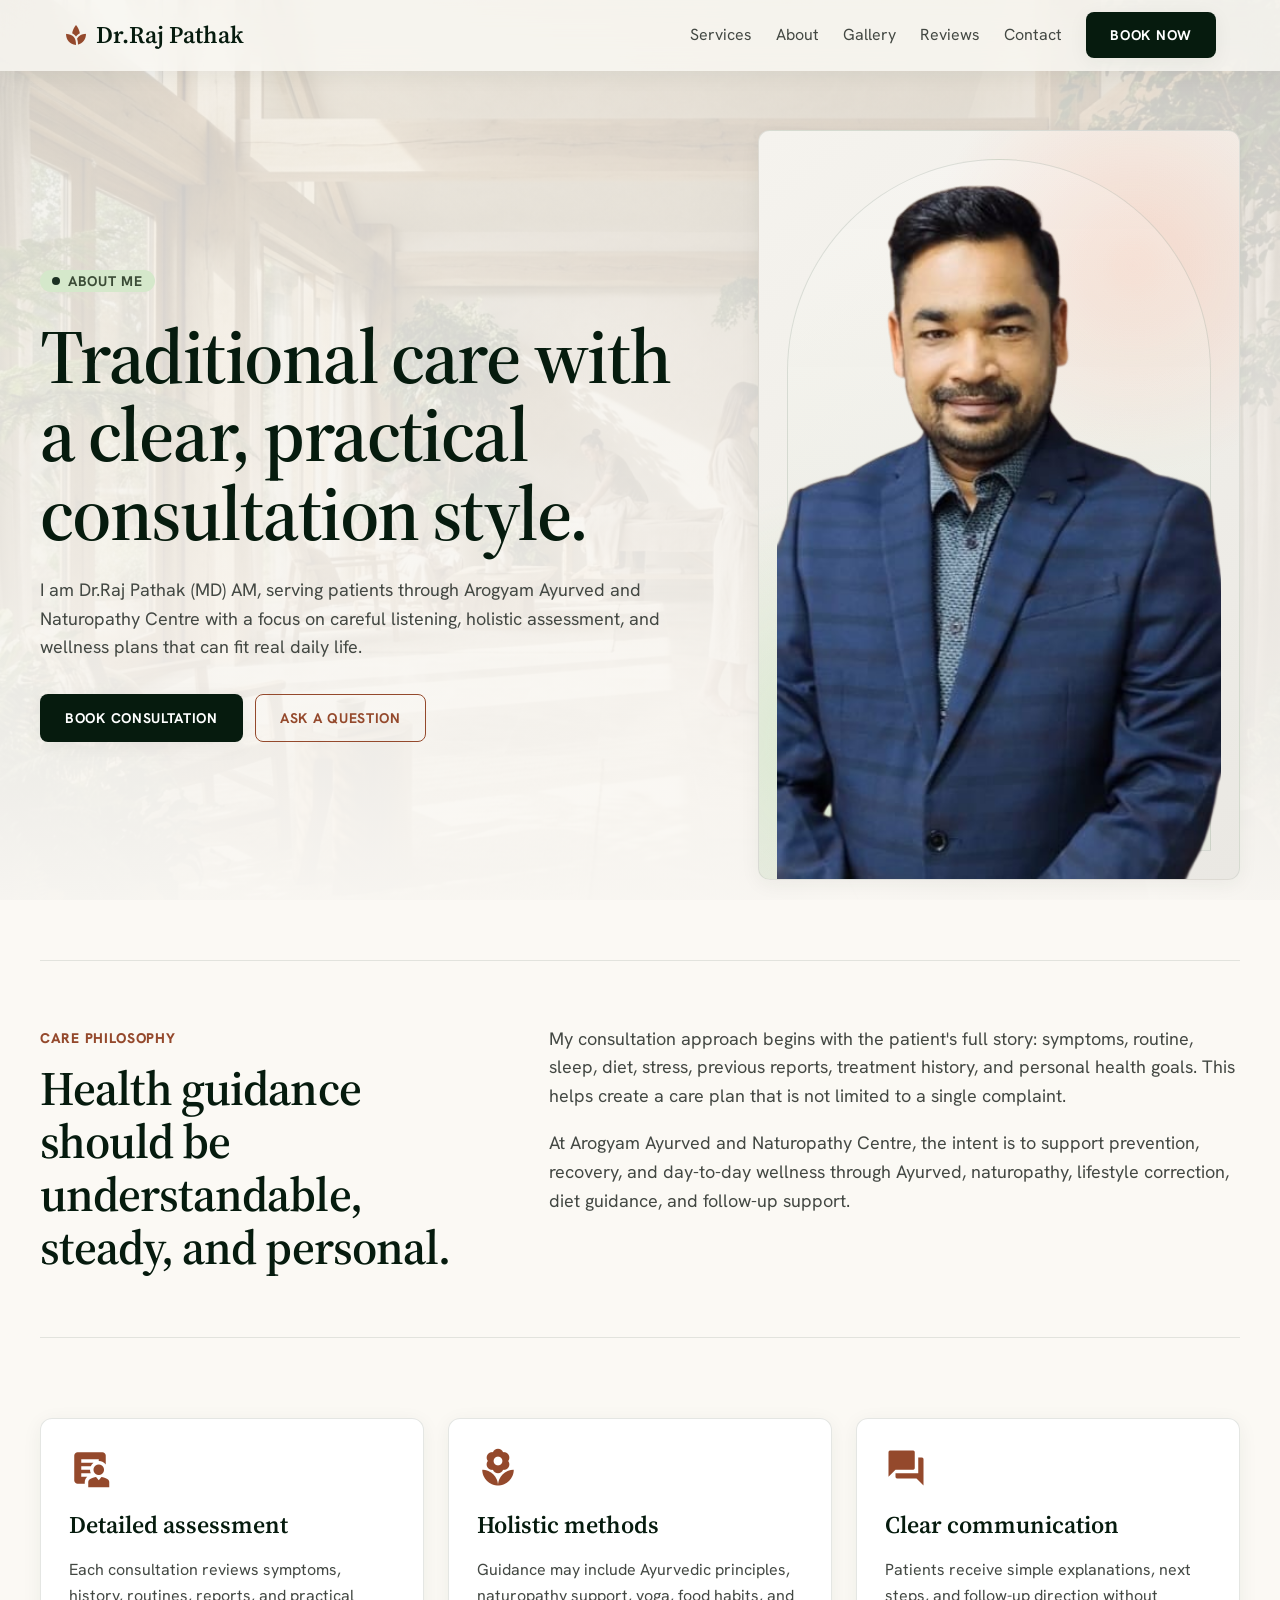
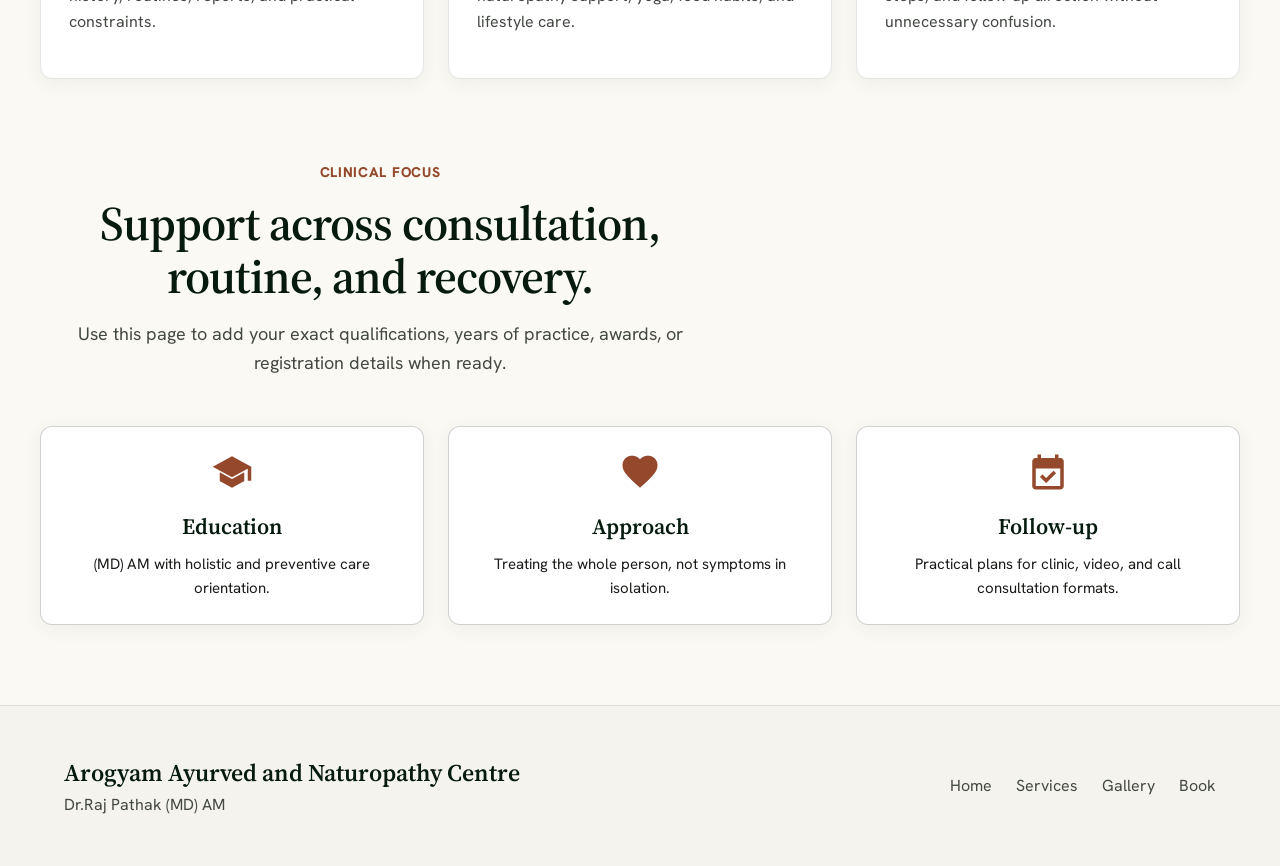
<file: about-me.html>
<!doctype html>
<html lang="en">
  <head>
    <meta charset="UTF-8" />
    <meta name="viewport" content="width=device-width, initial-scale=1.0" />
    <meta name="description" content="About Dr.Raj Pathak (MD) AM, consultation approach, and care philosophy at Arogyam Ayurved and Naturopathy Centre." />
    <title>About Me | Arogyam Ayurved and Naturopathy Centre</title>
    <link rel="preconnect" href="https://fonts.googleapis.com" />
    <link rel="preconnect" href="https://fonts.gstatic.com" crossorigin />
    <link href="https://fonts.googleapis.com/css2?family=Hanken+Grotesk:wght@400;600;700;800&family=Source+Serif+4:opsz,wght@8..60,500;8..60,600&display=swap" rel="stylesheet" />
    <link href="https://fonts.googleapis.com/css2?family=Material+Symbols+Outlined:wght,FILL@100..700,0..1&display=swap" rel="stylesheet" />
    <link rel="stylesheet" href="styles.css" />
  </head>
  <body>
    <div class="shader-bg" aria-hidden="true">
      <canvas id="shader-canvas"></canvas>
    </div>

    <header class="site-header" data-header>
      <a class="brand" href="index.html">
        <span class="material-symbols-outlined brand-icon">spa</span>
        <span>Dr.Raj Pathak</span>
      </a>
      <button class="nav-toggle" type="button" aria-label="Open navigation" aria-expanded="false" data-nav-toggle>
        <span class="material-symbols-outlined">menu</span>
      </button>
      <nav class="site-nav" data-nav>
        <a href="index.html#services">Services</a>
        <a href="about-me.html">About</a>
        <a href="gallery.html">Gallery</a>
        <a href="index.html#reviews">Reviews</a>
        <a href="index.html#contact">Contact</a>
        <a class="nav-cta" href="consultation.html">Book Now</a>
      </nav>
    </header>

    <main>
      <section class="about-page-hero section-shell reveal">
        <div class="about-page-copy">
          <span class="chip"><span></span>About me</span>
          <h1>Traditional care with a clear, practical consultation style.</h1>
          <p>
            I am Dr.Raj Pathak (MD) AM, serving patients through Arogyam Ayurved and Naturopathy Centre with
            a focus on careful listening, holistic assessment, and wellness plans that can fit real daily life.
          </p>
          <div class="action-row">
            <a class="btn btn-primary" href="consultation.html">Book Consultation</a>
            <a class="btn btn-secondary" href="index.html#contact">Ask a Question</a>
          </div>
        </div>
        <div class="about-photo soft-glow">
          <img src="assets/dr-raj-pathak_placeholder.png" alt="Dr.Raj Pathak (MD) AM" />
        </div>
      </section>

      <section class="section-shell about-story reveal">
        <div>
          <span class="eyebrow">Care philosophy</span>
          <h2>Health guidance should be understandable, steady, and personal.</h2>
        </div>
        <div class="story-copy">
          <p>
            My consultation approach begins with the patient's full story: symptoms, routine, sleep, diet,
            stress, previous reports, treatment history, and personal health goals. This helps create a
            care plan that is not limited to a single complaint.
          </p>
          <p>
            At Arogyam Ayurved and Naturopathy Centre, the intent is to support prevention, recovery,
            and day-to-day wellness through Ayurved, naturopathy, lifestyle correction, diet guidance,
            and follow-up support.
          </p>
        </div>
      </section>

      <section class="section-shell values-grid">
        <article class="value-card reveal delay-1">
          <span class="material-symbols-outlined">clinical_notes</span>
          <h3>Detailed assessment</h3>
          <p>Each consultation reviews symptoms, history, routines, reports, and practical constraints.</p>
        </article>
        <article class="value-card reveal delay-2">
          <span class="material-symbols-outlined">local_florist</span>
          <h3>Holistic methods</h3>
          <p>Guidance may include Ayurvedic principles, naturopathy support, yoga, food habits, and lifestyle care.</p>
        </article>
        <article class="value-card reveal delay-3">
          <span class="material-symbols-outlined">forum</span>
          <h3>Clear communication</h3>
          <p>Patients receive simple explanations, next steps, and follow-up direction without unnecessary confusion.</p>
        </article>
      </section>

      <section class="section-shell about-credentials reveal">
        <div class="section-heading">
          <span class="eyebrow">Clinical focus</span>
          <h2>Support across consultation, routine, and recovery.</h2>
          <p>Use this page to add your exact qualifications, years of practice, awards, or registration details when ready.</p>
        </div>
        <div class="credential-grid">
          <div>
            <span class="material-symbols-outlined">school</span>
            <strong>Education</strong>
            <p>(MD) AM with holistic and preventive care orientation.</p>
          </div>
          <div>
            <span class="material-symbols-outlined">favorite</span>
            <strong>Approach</strong>
            <p>Treating the whole person, not symptoms in isolation.</p>
          </div>
          <div>
            <span class="material-symbols-outlined">event_available</span>
            <strong>Follow-up</strong>
            <p>Practical plans for clinic, video, and call consultation formats.</p>
          </div>
        </div>
      </section>
    </main>

    <footer class="site-footer">
      <div>
        <strong>Arogyam Ayurved and Naturopathy Centre</strong>
        <span>Dr.Raj Pathak (MD) AM</span>
      </div>
      <nav>
        <a href="index.html">Home</a>
        <a href="index.html#services">Services</a>
        <a href="gallery.html">Gallery</a>
        <a href="consultation.html">Book</a>
      </nav>
    </footer>

    <script src="script.js"></script>
  </body>
</html>
</file>
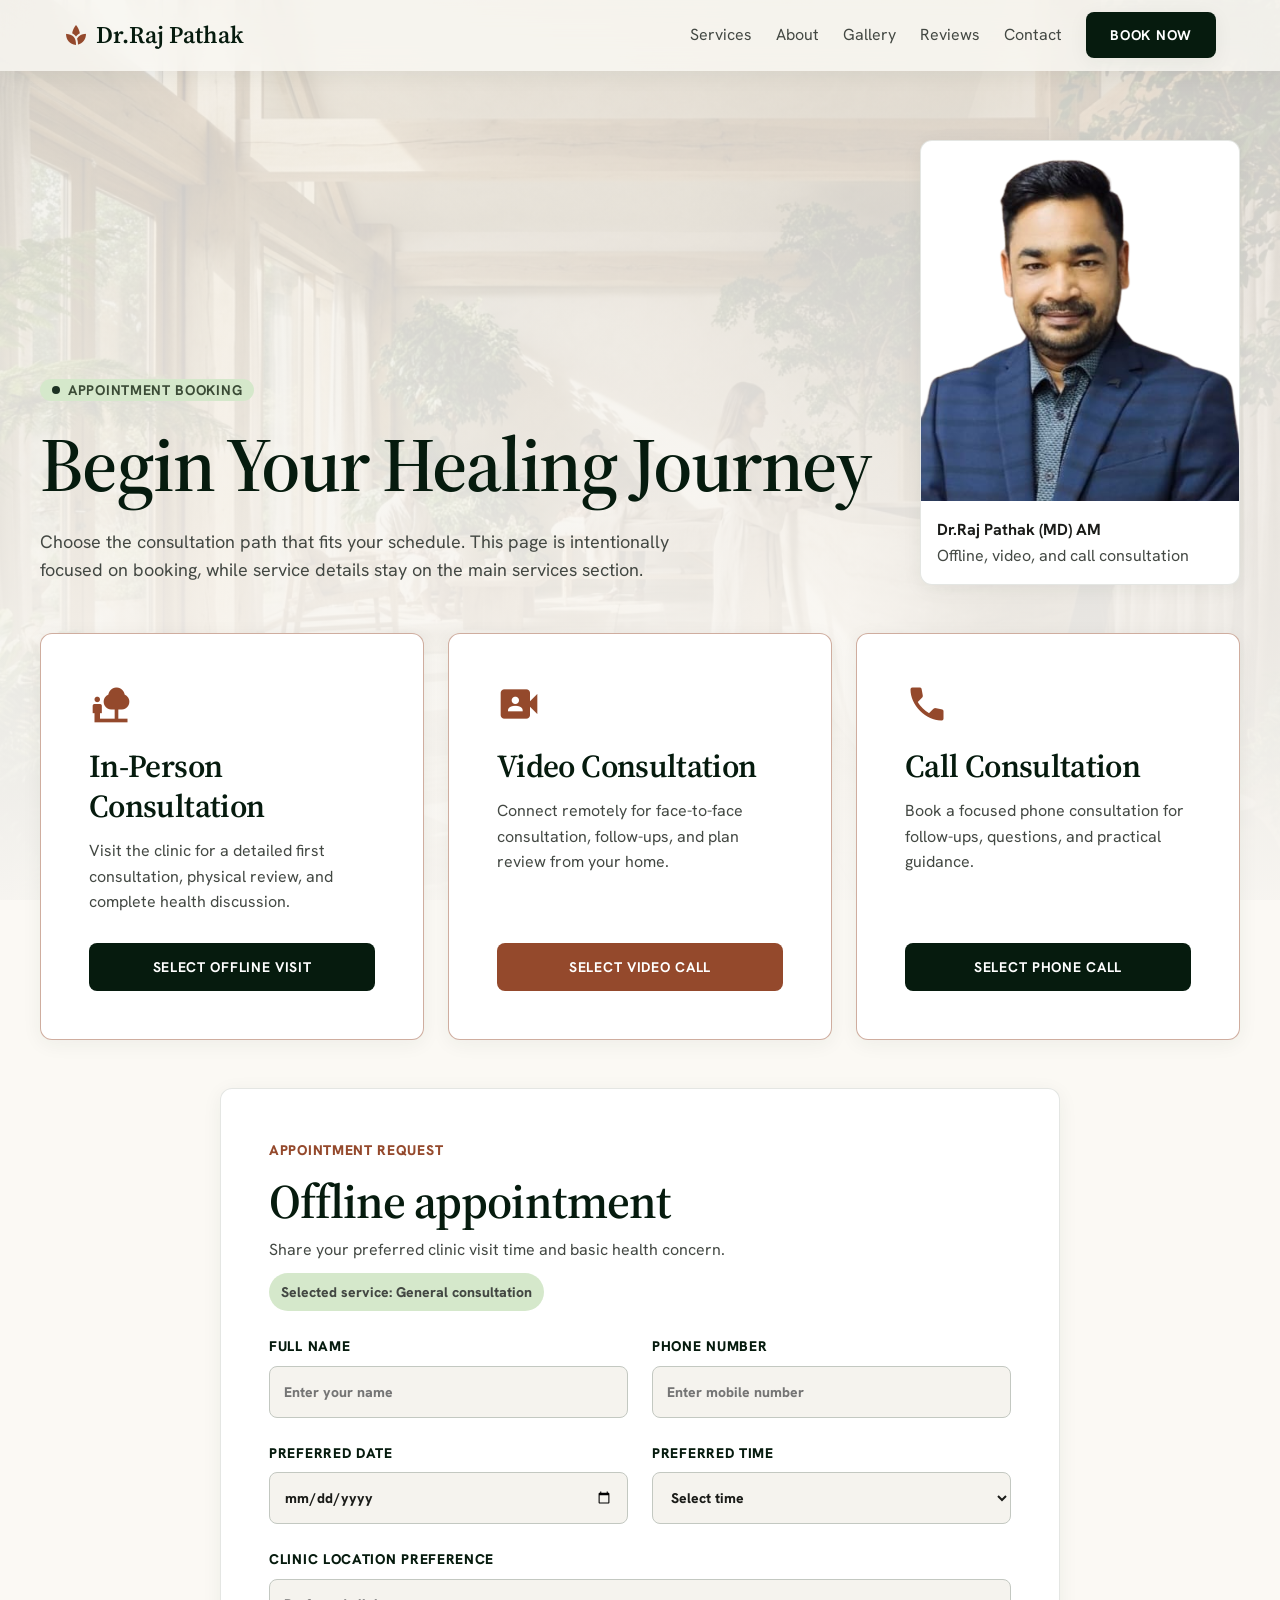
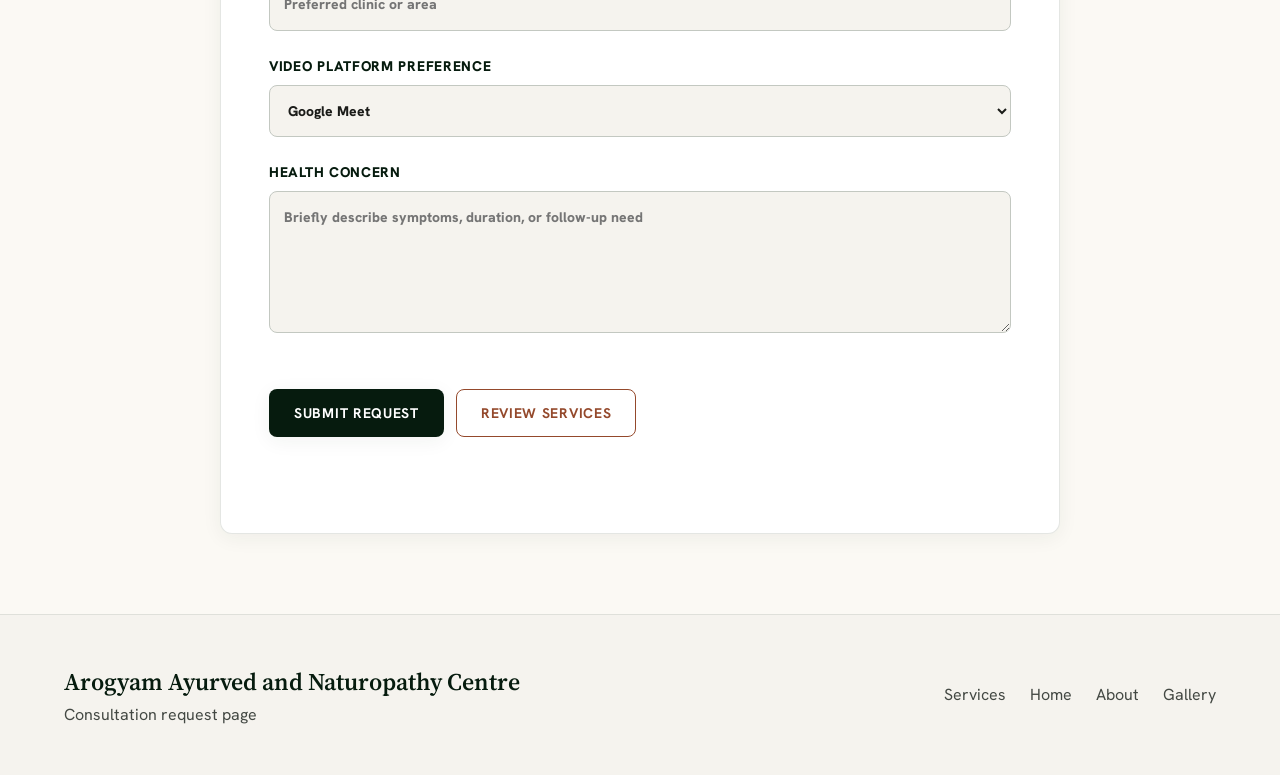
<file: consultation.html>
<!doctype html>
<html lang="en">
  <head>
    <meta charset="UTF-8" />
    <meta name="viewport" content="width=device-width, initial-scale=1.0" />
    <meta name="description" content="Book an offline, video, or call consultation at Arogyam Ayurved and Naturopathy Centre." />
    <title>Consultation | Arogyam Ayurved and Naturopathy Centre</title>
    <link rel="preconnect" href="https://fonts.googleapis.com" />
    <link rel="preconnect" href="https://fonts.gstatic.com" crossorigin />
    <link href="https://fonts.googleapis.com/css2?family=Hanken+Grotesk:wght@400;600;700;800&family=Source+Serif+4:opsz,wght@8..60,500;8..60,600&display=swap" rel="stylesheet" />
    <link href="https://fonts.googleapis.com/css2?family=Material+Symbols+Outlined:wght,FILL@100..700,0..1&display=swap" rel="stylesheet" />
    <link rel="stylesheet" href="styles.css" />
  </head>
  <body>
    <div class="shader-bg" aria-hidden="true">
      <canvas id="shader-canvas"></canvas>
    </div>

    <header class="site-header" data-header>
      <a class="brand" href="index.html">
        <span class="material-symbols-outlined brand-icon">spa</span>
        <span>Dr.Raj Pathak</span>
      </a>
      <button class="nav-toggle" type="button" aria-label="Open navigation" aria-expanded="false" data-nav-toggle>
        <span class="material-symbols-outlined">menu</span>
      </button>
      <nav class="site-nav" data-nav>
        <a href="index.html#services">Services</a>
        <a href="about-me.html">About</a>
        <a href="gallery.html">Gallery</a>
        <a href="index.html#reviews">Reviews</a>
        <a href="index.html#contact">Contact</a>
        <a class="nav-cta" href="consultation.html">Book Now</a>
      </nav>
    </header>

    <main>
      <section class="consultation-hero section-shell reveal">
        <div>
          <span class="chip"><span></span>Appointment booking</span>
          <h1>Begin Your Healing Journey</h1>
          <p>
            Choose the consultation path that fits your schedule. This page is intentionally focused on booking,
            while service details stay on the main services section.
          </p>
        </div>
        <div class="doctor-card soft-glow">
          <img src="assets/dr-raj-pathak_placeholder.png" alt="Dr.Raj Pathak (MD) AM" />
          <div>
            <strong>Dr.Raj Pathak (MD) AM</strong>
            <span>Offline, video, and call consultation</span>
          </div>
        </div>
      </section>

      <section class="booking-options section-shell">
        <div class="booking-card reveal delay-1" data-consultation-type="offline">
          <span class="material-symbols-outlined">nature_people</span>
          <h2>In-Person Consultation</h2>
          <p>Visit the clinic for a detailed first consultation, physical review, and complete health discussion.</p>
          <button type="button">Select Offline Visit</button>
        </div>
        <div class="booking-card reveal delay-2" data-consultation-type="video">
          <span class="material-symbols-outlined">video_camera_front</span>
          <h2>Video Consultation</h2>
          <p>Connect remotely for face-to-face consultation, follow-ups, and plan review from your home.</p>
          <button type="button">Select Video Call</button>
        </div>
        <div class="booking-card reveal delay-3" data-consultation-type="call">
          <span class="material-symbols-outlined">call</span>
          <h2>Call Consultation</h2>
          <p>Book a focused phone consultation for follow-ups, questions, and practical guidance.</p>
          <button type="button">Select Phone Call</button>
        </div>
      </section>

      <section class="appointment-form-shell section-shell reveal" id="book">
        <form class="booking-form" data-booking-form>
          <div class="form-header">
            <span class="eyebrow">Appointment request</span>
            <h2 data-form-title>Offline appointment</h2>
            <p data-form-note>Share your preferred clinic visit time and basic health concern.</p>
            <p class="selected-service" data-selected-service hidden></p>
          </div>
          <input type="hidden" name="consultationType" value="offline" data-type-input />
          <input type="hidden" name="service" value="General consultation" data-service-input />

          <div class="form-grid">
            <label>
              Full name
              <input name="name" type="text" autocomplete="name" required placeholder="Enter your name" />
            </label>
            <label>
              Phone number
              <input name="phone" type="tel" autocomplete="tel" required placeholder="Enter mobile number" />
            </label>
            <label>
              Preferred date
              <input name="date" type="date" required />
            </label>
            <label>
              Preferred time
              <select name="time" required>
                <option value="">Select time</option>
                <option>10:00 AM - 11:00 AM</option>
                <option>12:00 PM - 01:00 PM</option>
                <option>04:00 PM - 05:00 PM</option>
                <option>06:00 PM - 07:00 PM</option>
              </select>
            </label>
          </div>

          <label data-location-field>
            Clinic location preference
            <input name="location" type="text" placeholder="Preferred clinic or area" />
          </label>

          <label data-online-field hidden>
            Video platform preference
            <select name="platform">
              <option>Google Meet</option>
              <option>WhatsApp Video</option>
              <option>Zoom</option>
            </select>
          </label>

          <label>
            Health concern
            <textarea name="concern" rows="5" required placeholder="Briefly describe symptoms, duration, or follow-up need"></textarea>
          </label>

          <div class="action-row">
            <button class="btn btn-primary" type="submit">Submit Request</button>
            <a class="btn btn-secondary" href="index.html#services">Review Services</a>
          </div>
          <p class="form-status" role="status" aria-live="polite" data-form-status></p>
        </form>
      </section>
    </main>

    <footer class="site-footer">
      <div>
        <strong>Arogyam Ayurved and Naturopathy Centre</strong>
        <span>Consultation request page</span>
      </div>
      <nav>
        <a href="index.html#services">Services</a>
        <a href="index.html">Home</a>
        <a href="about-me.html">About</a>
        <a href="gallery.html">Gallery</a>
      </nav>
    </footer>

    <script src="script.js"></script>
  </body>
</html>
</file>
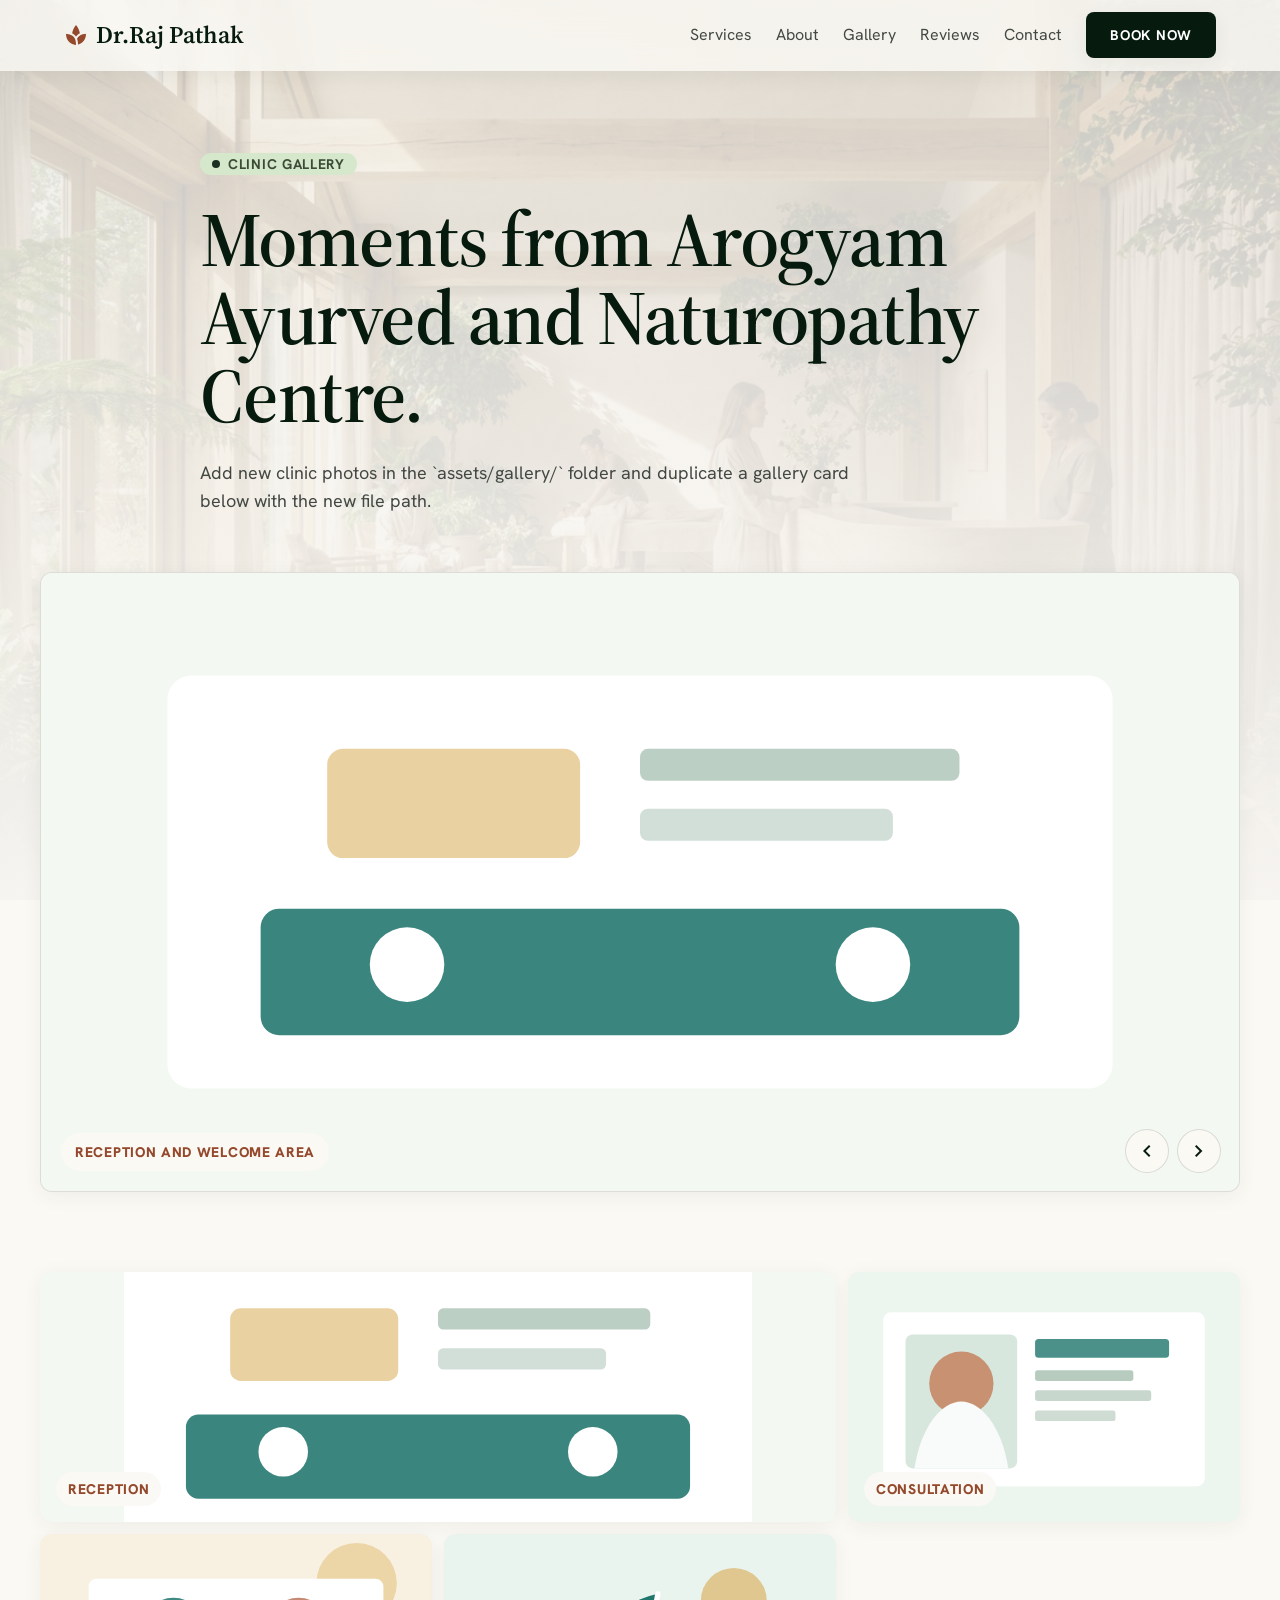
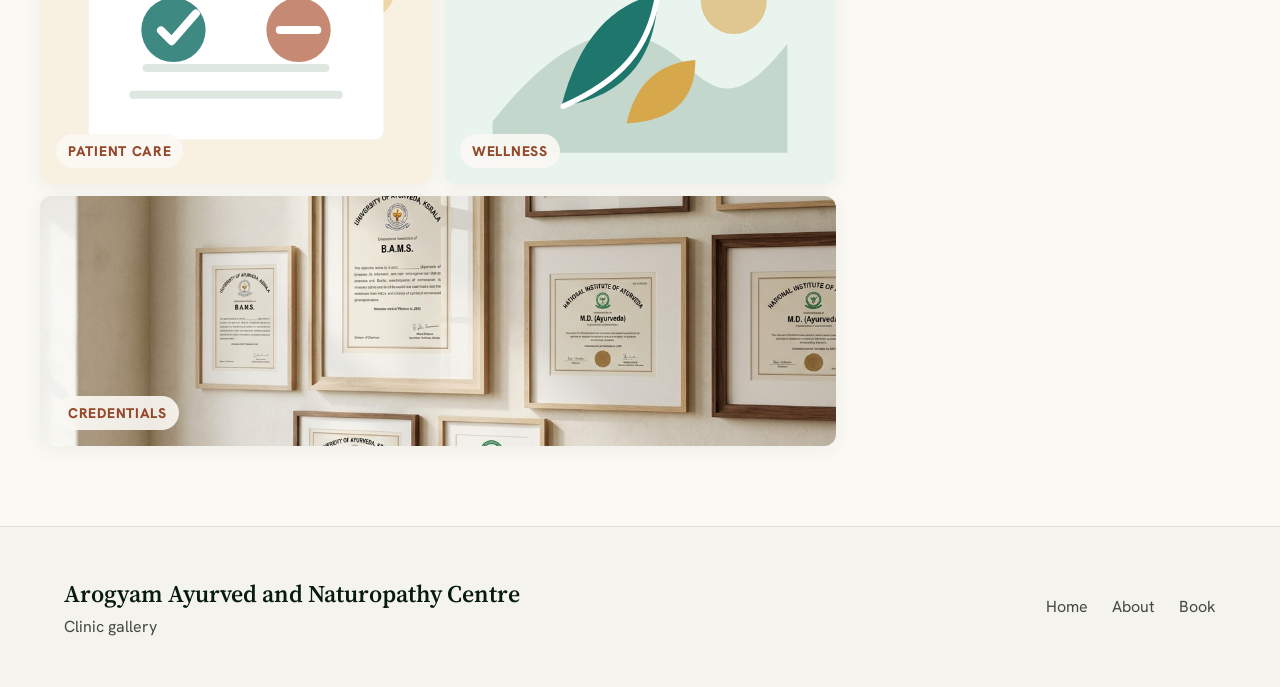
<file: gallery.html>
<!doctype html>
<html lang="en">
  <head>
    <meta charset="UTF-8" />
    <meta name="viewport" content="width=device-width, initial-scale=1.0" />
    <meta name="description" content="Photo gallery for Arogyam Ayurved and Naturopathy Centre." />
    <title>Gallery | Arogyam Ayurved and Naturopathy Centre</title>
    <link rel="preconnect" href="https://fonts.googleapis.com" />
    <link rel="preconnect" href="https://fonts.gstatic.com" crossorigin />
    <link href="https://fonts.googleapis.com/css2?family=Hanken+Grotesk:wght@400;600;700;800&family=Source+Serif+4:opsz,wght@8..60,500;8..60,600&display=swap" rel="stylesheet" />
    <link href="https://fonts.googleapis.com/css2?family=Material+Symbols+Outlined:wght,FILL@100..700,0..1&display=swap" rel="stylesheet" />
    <link rel="stylesheet" href="styles.css" />
  </head>
  <body>
    <div class="shader-bg" aria-hidden="true">
      <canvas id="shader-canvas"></canvas>
    </div>

    <header class="site-header" data-header>
      <a class="brand" href="index.html">
        <span class="material-symbols-outlined brand-icon">spa</span>
        <span>Dr.Raj Pathak</span>
      </a>
      <button class="nav-toggle" type="button" aria-label="Open navigation" aria-expanded="false" data-nav-toggle>
        <span class="material-symbols-outlined">menu</span>
      </button>
      <nav class="site-nav" data-nav>
        <a href="index.html#services">Services</a>
        <a href="about-me.html">About</a>
        <a href="gallery.html">Gallery</a>
        <a href="index.html#reviews">Reviews</a>
        <a href="index.html#contact">Contact</a>
        <a class="nav-cta" href="consultation.html">Book Now</a>
      </nav>
    </header>

    <main>
      <section class="gallery-page-hero section-shell reveal">
        <span class="chip"><span></span>Clinic gallery</span>
        <h1>Moments from Arogyam Ayurved and Naturopathy Centre.</h1>
        <p>
          Add new clinic photos in the `assets/gallery/` folder and duplicate a gallery card below with the new file path.
        </p>
      </section>

      <section class="section-shell gallery-feature reveal">
        <div class="slideshow large" data-slideshow>
          <figure class="slide active">
            <img src="assets/gallery-reception.svg" alt="Arogyam clinic reception area" />
            <figcaption>Reception and welcome area</figcaption>
          </figure>
          <figure class="slide">
            <img src="assets/gallery-consultation.svg" alt="Consultation room at Arogyam Ayurved" />
            <figcaption>Consultation space</figcaption>
          </figure>
          <figure class="slide">
            <img src="assets/gallery-patient-care.svg" alt="Patient care at Arogyam clinic" />
            <figcaption>Patient care</figcaption>
          </figure>
          <figure class="slide">
            <img src="assets/gallery-wellness.svg" alt="Wellness therapy setup" />
            <figcaption>Wellness and therapy</figcaption>
          </figure>
          <div class="slide-controls" aria-label="Gallery slideshow controls">
            <button type="button" data-slide-prev aria-label="Previous gallery photo"><span class="material-symbols-outlined">chevron_left</span></button>
            <button type="button" data-slide-next aria-label="Next gallery photo"><span class="material-symbols-outlined">chevron_right</span></button>
          </div>
        </div>
      </section>

      <section class="section-shell gallery-grid-section">
        <div class="gallery-grid">
          <figure class="gallery-item wide reveal">
            <img src="assets/gallery-reception.svg" alt="Arogyam clinic reception area" />
            <figcaption>Reception</figcaption>
          </figure>
          <figure class="gallery-item reveal delay-1">
            <img src="assets/gallery-consultation.svg" alt="Consultation room" />
            <figcaption>Consultation</figcaption>
          </figure>
          <figure class="gallery-item reveal delay-2">
            <img src="assets/gallery-patient-care.svg" alt="Patient care space" />
            <figcaption>Patient care</figcaption>
          </figure>
          <figure class="gallery-item reveal delay-3">
            <img src="assets/gallery-wellness.svg" alt="Wellness setup" />
            <figcaption>Wellness</figcaption>
          </figure>
          <figure class="gallery-item wide reveal delay-4">
            <img src="stitch_holistic_ayurvedic_wellness_portal/a_collection_of_professional_medical_degrees_and_credentials_from_an_ayurvedic/screen.png" alt="Professional credentials" />
            <figcaption>Credentials</figcaption>
          </figure>
        </div>
      </section>
    </main>

    <footer class="site-footer">
      <div>
        <strong>Arogyam Ayurved and Naturopathy Centre</strong>
        <span>Clinic gallery</span>
      </div>
      <nav>
        <a href="index.html">Home</a>
        <a href="about-me.html">About</a>
        <a href="consultation.html">Book</a>
      </nav>
    </footer>

    <script src="script.js"></script>
  </body>
</html>
</file>
<file: styles.css>
:root {
  --surface: #fbf9f4;
  --surface-container-lowest: #ffffff;
  --surface-container-low: #f5f3ee;
  --surface-container: #f0eee9;
  --surface-container-high: #eae8e3;
  --surface-variant: #e4e2dd;
  --on-surface: #1b1c19;
  --on-surface-variant: #434843;
  --outline: #737973;
  --outline-variant: #c3c8c1;
  --primary: #061b0e;
  --primary-container: #1b3022;
  --on-primary: #ffffff;
  --surface-tint: #4d6453;
  --secondary: #94492c;
  --secondary-container: #fe9d7a;
  --tertiary: #0c1a09;
  --tertiary-fixed: #d5e8cb;
  --shadow-glow: 0 4px 20px rgba(27, 48, 34, 0.06);
  --container: 1200px;
  --gutter: 24px;
}

* {
  box-sizing: border-box;
}

html {
  scroll-behavior: smooth;
}

body {
  min-height: 100vh;
  margin: 0;
  color: var(--on-surface);
  background: var(--surface);
  font-family: "Hanken Grotesk", ui-sans-serif, system-ui, -apple-system, BlinkMacSystemFont, "Segoe UI", sans-serif;
  font-size: 16px;
  line-height: 1.6;
  overflow-x: hidden;
}

body::before {
  content: "";
  position: fixed;
  inset: 0;
  z-index: -2;
  background:
    linear-gradient(180deg, rgba(251, 249, 244, 0.78), rgba(251, 249, 244, 0.98)),
    linear-gradient(90deg, rgba(6, 27, 14, 0.16), rgba(148, 73, 44, 0.08)),
    url("stitch_holistic_ayurvedic_wellness_portal/a_wide_angle_cinematic_photograph_of_a_luxury_ayurvedic_and_naturopathic_clinic/screen.png") center / cover no-repeat;
  filter: saturate(0.9);
}

img {
  display: block;
  max-width: 100%;
}

a {
  color: inherit;
  text-decoration: none;
}

button,
input,
select,
textarea {
  font: inherit;
}

.material-symbols-outlined {
  font-variation-settings: "FILL" 0, "wght" 400, "GRAD" 0, "opsz" 24;
}

.shader-bg {
  position: fixed;
  inset: 0;
  z-index: -3;
  opacity: 0.2;
  pointer-events: none;
  mix-blend-mode: multiply;
}

.shader-bg canvas {
  width: 100%;
  height: 100%;
  display: block;
}

.soft-glow {
  box-shadow: var(--shadow-glow);
}

.site-header {
  position: fixed;
  top: 0;
  left: 0;
  right: 0;
  z-index: 50;
  display: flex;
  align-items: center;
  justify-content: space-between;
  gap: 24px;
  padding: 12px max(24px, calc((100vw - var(--container)) / 2 + 24px));
  border-bottom: 1px solid transparent;
  background: rgba(251, 249, 244, 0.8);
  box-shadow: var(--shadow-glow);
  backdrop-filter: blur(14px);
  transition: background 220ms ease, border-color 220ms ease;
}

.site-header.scrolled {
  border-color: rgba(195, 200, 193, 0.45);
  background: rgba(251, 249, 244, 0.95);
}

.brand {
  display: inline-flex;
  align-items: center;
  gap: 8px;
  color: var(--primary);
  font-family: "Source Serif 4", serif;
  font-size: 24px;
  font-weight: 600;
  line-height: 1.4;
}

.brand-icon {
  color: var(--secondary);
  font-variation-settings: "FILL" 1, "wght" 400, "GRAD" 0, "opsz" 24;
}

.site-nav {
  display: flex;
  align-items: center;
  gap: 24px;
}

.site-nav a {
  color: var(--on-surface-variant);
  padding: 4px 0;
  transition: color 180ms ease, transform 180ms ease;
}

.site-nav a:hover {
  color: var(--primary);
  transform: translateY(-1px);
}

.site-nav .nav-cta {
  padding: 12px 24px;
  border-radius: 8px;
  color: var(--on-primary);
  background: var(--primary);
  font-size: 14px;
  font-weight: 700;
  letter-spacing: 0.05em;
  text-transform: uppercase;
  box-shadow: var(--shadow-glow);
}

.site-nav .nav-cta:hover {
  color: var(--on-primary);
  background: var(--surface-tint);
}

.nav-toggle {
  display: none;
  border: 0;
  color: var(--primary);
  background: transparent;
  cursor: pointer;
}

.section-shell {
  width: min(var(--container), calc(100% - 48px));
  margin: 0 auto;
}

.hero {
  display: grid;
  grid-template-columns: minmax(0, 0.9fr) minmax(360px, 1.1fr);
  gap: 48px;
  align-items: center;
  min-height: 100vh;
  padding: 120px 0 80px;
}

.hero-copy {
  max-width: 620px;
}

.chip {
  display: inline-flex;
  align-items: center;
  gap: 8px;
  padding: 4px 12px;
  border-radius: 9999px;
  color: #3b4b36;
  background: var(--tertiary-fixed);
  font-size: 14px;
  font-weight: 700;
  letter-spacing: 0.05em;
  line-height: 1;
  text-transform: uppercase;
}

.chip span {
  width: 8px;
  height: 8px;
  border-radius: 9999px;
  background: var(--primary-container);
}

h1,
h2,
h3 {
  margin: 0;
  color: var(--primary);
  font-family: "Source Serif 4", serif;
  font-weight: 600;
}

h1 {
  margin-top: 24px;
  font-size: clamp(3.2rem, 6vw, 5.75rem);
  line-height: 1.02;
  letter-spacing: -0.02em;
}

h2 {
  font-size: clamp(2.25rem, 4vw, 3rem);
  line-height: 1.1;
  letter-spacing: -0.02em;
}

h3 {
  font-size: 24px;
  line-height: 1.35;
}

.hero p,
.section-heading p,
.intro-panel p,
.about-content p,
.cta-panel p,
.consultation-hero p,
.booking-card p,
.service-body p,
.doctor-card span {
  color: var(--on-surface-variant);
}

.hero p,
.consultation-hero p {
  max-width: 640px;
  margin: 24px 0 0;
  font-size: 18px;
}

.action-row {
  display: flex;
  flex-wrap: wrap;
  gap: 12px;
  margin-top: 32px;
}

.btn,
.booking-card button {
  display: inline-flex;
  align-items: center;
  justify-content: center;
  min-height: 48px;
  padding: 12px 24px;
  border: 1px solid transparent;
  border-radius: 8px;
  cursor: pointer;
  font-size: 14px;
  font-weight: 700;
  letter-spacing: 0.05em;
  line-height: 1;
  text-transform: uppercase;
  transition: transform 180ms ease, background 180ms ease, color 180ms ease, border-color 180ms ease;
}

.btn:hover,
.booking-card button:hover {
  transform: translateY(-2px);
}

.btn-primary {
  color: var(--on-primary);
  background: var(--primary);
  box-shadow: var(--shadow-glow);
}

.btn-primary:hover {
  background: var(--surface-tint);
}

.btn-secondary {
  color: var(--secondary);
  border-color: var(--secondary);
  background: transparent;
}

.btn-secondary:hover {
  color: var(--on-primary);
  background: var(--secondary);
}

.hero-photo,
.about-photo {
  position: relative;
  overflow: hidden;
  border: 1px solid rgba(195, 200, 193, 0.45);
  border-radius: 12px;
  background:
    radial-gradient(circle at 78% 18%, rgba(254, 157, 122, 0.28), transparent 13rem),
    radial-gradient(circle at 18% 82%, rgba(213, 232, 203, 0.85), transparent 16rem),
    linear-gradient(145deg, var(--surface-container-low), var(--surface-container-high));
}

.hero-photo {
  min-height: 650px;
}

.hero-photo::before,
.about-photo::before {
  content: "";
  position: absolute;
  inset: 28px;
  border: 1px solid rgba(77, 100, 83, 0.16);
  border-radius: 9999px 9999px 12px 12px;
  background: linear-gradient(180deg, rgba(255, 255, 255, 0.24), rgba(213, 232, 203, 0.22));
}

.hero-photo img,
.about-photo img {
  width: 100%;
  height: 100%;
  object-fit: cover;
}

.hero-photo img {
  position: absolute;
  inset: 0;
  z-index: 1;
  object-fit: contain;
  object-position: center bottom;
  padding: 22px 18px 0;
}

.photo-note {
  z-index: 2;
  position: absolute;
  left: 24px;
  right: 24px;
  bottom: 24px;
  display: flex;
  justify-content: space-between;
  gap: 16px;
  padding: 16px;
  border: 1px solid rgba(195, 200, 193, 0.55);
  border-radius: 12px;
  background: rgba(251, 249, 244, 0.88);
  backdrop-filter: blur(12px);
}

.photo-note strong,
.photo-note span {
  display: block;
}

.photo-note span {
  color: var(--on-surface-variant);
}

.intro-panel,
.care-path,
.cta-panel {
  padding: 48px;
  border: 1px solid rgba(195, 200, 193, 0.5);
  border-radius: 24px;
  background: var(--surface-container-low);
  text-align: center;
  box-shadow: var(--shadow-glow);
}

.care-path {
  display: grid;
  grid-template-columns: 0.8fr 1.2fr;
  gap: 48px;
  align-items: center;
  text-align: left;
}

.care-path h2 {
  margin-top: 12px;
}

.path-steps {
  display: grid;
  grid-template-columns: repeat(3, minmax(0, 1fr));
  gap: 12px;
}

.path-steps article {
  min-height: 190px;
  padding: 24px;
  border: 1px solid rgba(195, 200, 193, 0.5);
  border-radius: 16px;
  background: var(--surface-container-lowest);
}

.path-steps span {
  color: var(--secondary);
  font-size: 14px;
  font-weight: 800;
  letter-spacing: 0.05em;
}

.path-steps strong {
  display: block;
  margin-top: 28px;
  color: var(--primary);
  font-family: "Source Serif 4", serif;
  font-size: 24px;
  font-weight: 600;
}

.path-steps p {
  margin: 8px 0 0;
  color: var(--on-surface-variant);
}

.intro-panel .material-symbols-outlined,
.cta-panel .material-symbols-outlined {
  color: var(--primary);
  font-size: 36px;
  opacity: 0.45;
}

.intro-panel h2,
.cta-panel h2 {
  max-width: 760px;
  margin: 16px auto 12px;
}

.intro-panel p,
.cta-panel p {
  max-width: 620px;
  margin: 0 auto;
  font-size: 18px;
}

.services-section,
.about-grid,
.about-window,
.gallery-section,
.reviews-section {
  padding: 80px 0;
}

.section-heading {
  max-width: 680px;
  margin-bottom: 48px;
  text-align: center;
}

.services-section .section-heading,
.gallery-section .section-heading {
  margin-left: auto;
  margin-right: auto;
}

.eyebrow,
.service-body span {
  display: inline-block;
  color: var(--secondary);
  font-size: 14px;
  font-weight: 800;
  letter-spacing: 0.05em;
  line-height: 1;
  text-transform: uppercase;
}

.section-heading h2 {
  margin-top: 12px;
}

.section-heading p {
  margin: 18px auto 0;
  font-size: 18px;
}

.services-grid {
  display: grid;
  grid-template-columns: repeat(3, minmax(0, 1fr));
  gap: 24px;
}

.service-card {
  display: flex;
  min-height: 100%;
  overflow: hidden;
  flex-direction: column;
  border: 1px solid rgba(12, 26, 9, 0.2);
  border-radius: 12px;
  background: var(--surface-container-lowest);
  box-shadow: var(--shadow-glow);
  transition: transform 300ms ease, box-shadow 300ms ease;
}

.service-card:hover {
  transform: translateY(-6px);
  box-shadow: 0 18px 40px rgba(27, 48, 34, 0.1);
}

.service-image {
  position: relative;
  width: 100%;
  aspect-ratio: 4 / 5;
  overflow: hidden;
  background: var(--surface-variant);
}

.service-image img,
.gallery-item img {
  width: 100%;
  height: 100%;
  object-fit: cover;
  transition: transform 700ms ease;
}

.service-card:hover .service-image img,
.gallery-item:hover img {
  transform: scale(1.045);
}

.service-body {
  display: flex;
  flex: 1;
  flex-direction: column;
  padding: 24px;
}

.service-body h3 {
  margin-top: 8px;
  margin-bottom: 12px;
}

.service-body p {
  flex: 1;
  margin: 0 0 24px;
}

.service-body a {
  display: inline-flex;
  align-items: center;
  gap: 4px;
  color: var(--primary-container);
  font-size: 14px;
  font-weight: 800;
  letter-spacing: 0.05em;
  text-transform: uppercase;
  transition: color 180ms ease;
}

.service-body a:hover {
  color: var(--secondary);
}

.about-grid {
  display: grid;
  grid-template-columns: minmax(280px, 0.78fr) minmax(0, 1.22fr);
  gap: 48px;
  align-items: center;
}

.about-window {
  display: grid;
  grid-template-columns: minmax(260px, 0.55fr) minmax(0, 1fr);
  gap: 32px;
  align-items: stretch;
}

.about-photo {
  min-height: 600px;
}

.about-window-photo {
  min-height: 420px;
}

.about-photo img {
  position: relative;
  z-index: 1;
  object-fit: contain;
  object-position: center bottom;
  padding: 28px 18px 0;
}

.about-content h2 {
  margin: 12px 0 18px;
}

.about-window-card {
  display: flex;
  flex-direction: column;
  justify-content: center;
  padding: 40px;
  border: 1px solid rgba(195, 200, 193, 0.45);
  border-radius: 12px;
  background: var(--surface-container-lowest);
  box-shadow: var(--shadow-glow);
}

.about-window-card h2 {
  margin: 12px 0 18px;
}

.about-window-card p,
.about-window-card h3,
.gallery-preview-copy p,
.review-card p,
.about-page-copy p,
.story-copy p,
.value-card p,
.gallery-page-hero p {
  color: var(--on-surface-variant);
}

.about-window-points {
  display: grid;
  gap: 12px;
  margin: 8px 0 28px;
}

.about-window-points span {
  display: inline-flex;
  align-items: center;
  gap: 10px;
  color: var(--primary);
  font-weight: 700;
}

.about-window-points .material-symbols-outlined {
  color: var(--secondary);
}

.credential-grid {
  display: grid;
  grid-template-columns: repeat(3, minmax(0, 1fr));
  gap: 24px;
  margin-top: 32px;
}

.credential-grid div {
  padding: 24px;
  border: 1px solid rgba(12, 26, 9, 0.2);
  border-radius: 12px;
  background: var(--surface-container-lowest);
  text-align: center;
  box-shadow: var(--shadow-glow);
}

.credential-grid .material-symbols-outlined {
  color: var(--secondary);
  font-size: 42px;
  font-variation-settings: "FILL" 1, "wght" 400, "GRAD" 0, "opsz" 24;
}

.credential-grid strong {
  display: block;
  margin: 8px 0;
  color: var(--primary);
  font-family: "Source Serif 4", serif;
  font-size: 22px;
  font-weight: 600;
}

.credential-grid p {
  margin: 0;
  font-size: 15px;
}

.gallery-grid {
  display: grid;
  grid-template-columns: repeat(12, 1fr);
  grid-auto-rows: 250px;
  gap: 12px;
}

.gallery-preview {
  display: grid;
  grid-template-columns: minmax(0, 1.25fr) minmax(300px, 0.75fr);
  gap: 24px;
  align-items: stretch;
}

.gallery-preview-copy {
  display: flex;
  min-height: 100%;
  flex-direction: column;
  justify-content: center;
  padding: 32px;
  border: 1px solid rgba(195, 200, 193, 0.45);
  border-radius: 12px;
  background: var(--surface-container-lowest);
  box-shadow: var(--shadow-glow);
}

.gallery-preview-copy h3 {
  margin-top: 12px;
}

.slideshow {
  position: relative;
  min-height: 460px;
  overflow: hidden;
  border: 1px solid rgba(195, 200, 193, 0.45);
  border-radius: 12px;
  background: var(--surface-container);
  box-shadow: var(--shadow-glow);
}

.slideshow.large {
  min-height: 620px;
}

.slide {
  position: absolute;
  inset: 0;
  margin: 0;
  opacity: 0;
  transition: opacity 450ms ease;
}

.slide.active {
  opacity: 1;
  z-index: 1;
}

.slide img {
  width: 100%;
  height: 100%;
  object-fit: cover;
}

.slide figcaption {
  position: absolute;
  left: 20px;
  bottom: 20px;
  z-index: 2;
  padding: 8px 14px;
  border-radius: 9999px;
  color: var(--secondary);
  background: rgba(251, 249, 244, 0.92);
  font-size: 14px;
  font-weight: 800;
  letter-spacing: 0.05em;
  text-transform: uppercase;
  backdrop-filter: blur(10px);
}

.slide-controls {
  position: absolute;
  right: 18px;
  bottom: 18px;
  z-index: 3;
  display: flex;
  gap: 8px;
}

.slide-controls button {
  display: inline-flex;
  width: 44px;
  height: 44px;
  align-items: center;
  justify-content: center;
  border: 1px solid rgba(195, 200, 193, 0.62);
  border-radius: 9999px;
  color: var(--primary);
  background: rgba(251, 249, 244, 0.92);
  cursor: pointer;
  transition: transform 180ms ease, background 180ms ease;
}

.slide-controls button:hover {
  transform: translateY(-2px);
  background: var(--tertiary-fixed);
}

.reviews-section {
  padding-top: 0;
}

.reviews-grid {
  display: grid;
  grid-template-columns: repeat(3, minmax(0, 1fr));
  gap: 24px;
}

.review-card,
.value-card {
  padding: 28px;
  border: 1px solid rgba(195, 200, 193, 0.45);
  border-radius: 12px;
  background: var(--surface-container-lowest);
  box-shadow: var(--shadow-glow);
}

.review-stars {
  color: var(--secondary);
  font-size: 20px;
  letter-spacing: 0.08em;
}

.review-card p {
  min-height: 96px;
  margin: 16px 0;
  font-size: 18px;
}

.review-card strong {
  color: var(--primary);
  font-family: "Source Serif 4", serif;
  font-size: 20px;
  font-weight: 600;
}

.review-meta {
  display: grid;
  gap: 2px;
}

.review-meta span,
.review-meta a {
  color: var(--on-surface-variant);
  font-size: 14px;
}

.review-meta a {
  width: fit-content;
  color: var(--secondary);
  font-weight: 800;
  text-decoration: underline;
  text-underline-offset: 3px;
}

.social-icon {
  width: 24px;
  height: 24px;
  flex: 0 0 auto;
  fill: none;
  stroke: var(--secondary);
  stroke-linecap: round;
  stroke-linejoin: round;
  stroke-width: 1.8;
}

.social-icon-fill {
  fill: var(--secondary);
  stroke: none;
}

.about-page-hero {
  display: grid;
  grid-template-columns: minmax(0, 1fr) minmax(320px, 0.72fr);
  gap: 48px;
  align-items: center;
  min-height: 100vh;
  padding: 130px 0 80px;
}

.about-page-copy p,
.gallery-page-hero p {
  max-width: 680px;
  margin: 24px 0 0;
  font-size: 18px;
}

.about-story {
  display: grid;
  grid-template-columns: minmax(0, 0.8fr) minmax(0, 1.2fr);
  gap: 48px;
  padding: 64px 0;
  border-top: 1px solid rgba(195, 200, 193, 0.45);
  border-bottom: 1px solid rgba(195, 200, 193, 0.45);
}

.about-story h2 {
  margin-top: 12px;
}

.story-copy p {
  margin-top: 0;
  font-size: 18px;
}

.values-grid {
  display: grid;
  grid-template-columns: repeat(3, minmax(0, 1fr));
  gap: 24px;
  padding: 80px 0;
}

.value-card .material-symbols-outlined {
  color: var(--secondary);
  font-size: 42px;
  font-variation-settings: "FILL" 1, "wght" 400, "GRAD" 0, "opsz" 24;
}

.value-card h3 {
  margin-top: 12px;
}

.about-credentials {
  padding-bottom: 80px;
}

.gallery-page-hero {
  max-width: 880px;
  padding: 150px 0 56px;
}

.gallery-feature,
.gallery-grid-section {
  padding-bottom: 80px;
}

.gallery-item {
  position: relative;
  grid-column: span 4;
  min-height: 250px;
  margin: 0;
  overflow: hidden;
  border-radius: 12px;
  background: var(--surface-container);
  box-shadow: var(--shadow-glow);
}

.gallery-item.wide {
  grid-column: span 8;
}

.gallery-item figcaption {
  position: absolute;
  left: 16px;
  bottom: 16px;
  padding: 6px 12px;
  border-radius: 9999px;
  color: var(--secondary);
  background: rgba(251, 249, 244, 0.9);
  font-size: 14px;
  font-weight: 800;
  letter-spacing: 0.05em;
  text-transform: uppercase;
  backdrop-filter: blur(10px);
}

.cta-panel {
  margin-bottom: 80px;
}

.cta-panel .btn {
  margin-top: 28px;
}

.contact-section {
  display: grid;
  grid-template-columns: minmax(0, 0.9fr) minmax(320px, 1.1fr);
  gap: 48px;
  align-items: start;
  padding: 0 0 80px;
}

.contact-section h2 {
  margin-top: 12px;
}

.contact-section p {
  max-width: 520px;
  color: var(--on-surface-variant);
  font-size: 18px;
}

.contact-methods {
  display: grid;
  gap: 12px;
  margin-top: 32px;
}

.contact-methods a {
  display: inline-flex;
  align-items: center;
  gap: 10px;
  color: var(--primary);
  font-weight: 700;
}

.contact-methods .material-symbols-outlined {
  color: var(--secondary);
}

.contact-form {
  display: grid;
  gap: 20px;
  padding: 32px;
  border: 1px solid rgba(195, 200, 193, 0.45);
  border-radius: 12px;
  background: var(--surface-container-lowest);
  box-shadow: var(--shadow-glow);
}

.contact-form .btn {
  width: fit-content;
}

.service-detail {
  display: grid;
  grid-template-columns: minmax(0, 0.95fr) minmax(360px, 1.05fr);
  gap: 48px;
  align-items: center;
  min-height: calc(100vh - 120px);
  padding: 140px 0 80px;
}

.service-detail-copy p {
  max-width: 620px;
  color: var(--on-surface-variant);
  font-size: 18px;
}

.service-detail-copy ul {
  display: grid;
  gap: 12px;
  margin: 32px 0;
  padding: 0;
  list-style: none;
}

.service-detail-copy li {
  position: relative;
  padding-left: 28px;
  color: var(--on-surface-variant);
}

.service-detail-copy li::before {
  content: "";
  position: absolute;
  left: 0;
  top: 0.65em;
  width: 10px;
  height: 10px;
  border-radius: 9999px;
  background: var(--secondary);
}

.service-detail-image {
  min-height: 620px;
  overflow: hidden;
  border: 1px solid rgba(195, 200, 193, 0.45);
  border-radius: 12px;
  background: var(--surface-container-low);
}

.service-detail-image img {
  width: 100%;
  height: 100%;
  object-fit: cover;
}

.consultation-hero {
  display: grid;
  grid-template-columns: minmax(0, 1fr) 320px;
  gap: 48px;
  align-items: end;
  padding: 140px 0 48px;
}

.doctor-card {
  overflow: hidden;
  border: 1px solid rgba(195, 200, 193, 0.45);
  border-radius: 12px;
  background: var(--surface-container-lowest);
}

.doctor-card img {
  width: 100%;
  height: 360px;
  object-fit: cover;
  object-position: center top;
}

.doctor-card div {
  padding: 16px;
}

.doctor-card strong,
.doctor-card span {
  display: block;
}

.booking-options {
  display: grid;
  grid-template-columns: repeat(3, minmax(0, 1fr));
  gap: 24px;
  padding-bottom: 48px;
}

.booking-card {
  display: flex;
  flex-direction: column;
  padding: 48px;
  border: 1px solid rgba(195, 200, 193, 0.45);
  border-radius: 12px;
  background: var(--surface-container-lowest);
  box-shadow: var(--shadow-glow);
  transition: transform 300ms ease, border-color 180ms ease;
}

.booking-card:hover,
.booking-card.active {
  transform: translateY(-6px);
  border-color: rgba(148, 73, 44, 0.45);
}

.booking-card > .material-symbols-outlined {
  color: var(--secondary);
  font-size: 44px;
  font-variation-settings: "FILL" 1, "wght" 400, "GRAD" 0, "opsz" 24;
}

.booking-card h2 {
  margin-top: 20px;
  font-size: 32px;
  line-height: 1.25;
}

.booking-card p {
  flex: 1;
  margin: 12px 0 28px;
}

.booking-card button {
  width: 100%;
  color: var(--on-primary);
  background: var(--primary);
}

.booking-card:nth-child(2) button {
  background: var(--secondary);
}

.appointment-form-shell {
  padding-bottom: 80px;
}

.booking-form {
  display: grid;
  gap: 24px;
  max-width: 840px;
  margin: 0 auto;
  padding: 48px;
  border: 1px solid rgba(195, 200, 193, 0.45);
  border-radius: 12px;
  background: var(--surface-container-lowest);
  box-shadow: var(--shadow-glow);
}

.form-header h2 {
  margin-top: 12px;
}

.form-header p {
  margin: 10px 0 0;
  color: var(--on-surface-variant);
}

.selected-service {
  display: inline-flex;
  width: fit-content;
  padding: 8px 12px;
  border-radius: 9999px;
  background: var(--tertiary-fixed);
  color: #3b4b36;
  font-size: 14px;
  font-weight: 800;
}

.form-grid {
  display: grid;
  grid-template-columns: repeat(2, minmax(0, 1fr));
  gap: 24px;
}

label {
  display: grid;
  gap: 8px;
  color: var(--primary);
  font-size: 14px;
  font-weight: 800;
  letter-spacing: 0.05em;
  text-transform: uppercase;
}

input,
select,
textarea {
  width: 100%;
  border: 1px solid var(--outline-variant);
  border-radius: 8px;
  background: var(--surface-container-low);
  color: var(--on-surface);
}

input,
select {
  min-height: 52px;
  padding: 0 14px;
}

textarea {
  min-height: 132px;
  padding: 14px;
  resize: vertical;
}

input:focus,
select:focus,
textarea:focus {
  border-color: var(--surface-tint);
  outline: 3px solid rgba(77, 100, 83, 0.18);
}

.form-status {
  min-height: 24px;
  margin: 0;
  color: var(--secondary);
  font-weight: 800;
}

.form-status a {
  display: inline-flex;
  margin-left: 12px;
  color: var(--primary);
  text-decoration: underline;
  text-underline-offset: 3px;
}

.site-footer {
  position: relative;
  z-index: 1;
  display: flex;
  align-items: center;
  justify-content: space-between;
  gap: 24px;
  padding: 48px max(24px, calc((100vw - var(--container)) / 2 + 24px));
  border-top: 1px solid rgba(195, 200, 193, 0.45);
  background: var(--surface-container-low);
}

.site-footer strong,
.site-footer span {
  display: block;
}

.site-footer strong {
  color: var(--primary);
  font-family: "Source Serif 4", serif;
  font-size: 24px;
  font-weight: 600;
}

.site-footer span,
.site-footer a {
  color: var(--on-surface-variant);
}

.site-footer nav {
  display: flex;
  flex-wrap: wrap;
  gap: 24px;
}

.site-footer a:hover {
  color: var(--secondary);
}

.reveal {
  opacity: 0;
  transform: translateY(30px);
  transition: opacity 800ms cubic-bezier(0.5, 0, 0, 1), transform 800ms cubic-bezier(0.5, 0, 0, 1);
}

.reveal.active {
  opacity: 1;
  transform: translateY(0);
}

.delay-1 {
  transition-delay: 100ms;
}

.delay-2 {
  transition-delay: 200ms;
}

.delay-3 {
  transition-delay: 300ms;
}

.delay-4 {
  transition-delay: 400ms;
}

@media (max-width: 1050px) {
  .hero,
  .about-grid,
  .about-window,
  .about-page-hero,
  .about-story,
  .gallery-preview,
  .consultation-hero,
  .care-path,
  .contact-section,
  .service-detail {
    grid-template-columns: 1fr;
  }

  .hero {
    padding-top: 130px;
  }

  .hero-photo,
  .about-photo {
    min-height: 620px;
  }

  .services-grid,
  .booking-options,
  .reviews-grid,
  .values-grid {
    grid-template-columns: repeat(2, minmax(0, 1fr));
  }

  .credential-grid {
    grid-template-columns: 1fr;
  }
}

@media (max-width: 760px) {
  .site-header {
    padding: 12px 16px;
  }

  .brand {
    font-size: 22px;
  }

  .nav-toggle {
    display: inline-flex;
  }

  .site-nav {
    position: absolute;
    top: calc(100% + 8px);
    right: 16px;
    display: none;
    width: min(320px, calc(100vw - 32px));
    flex-direction: column;
    align-items: stretch;
    gap: 4px;
    padding: 12px;
    border: 1px solid rgba(195, 200, 193, 0.55);
    border-radius: 12px;
    background: var(--surface-container-lowest);
    box-shadow: var(--shadow-glow);
  }

  .site-nav.open {
    display: flex;
  }

  .site-nav a {
    padding: 10px 12px;
  }

  .site-nav .nav-cta {
    justify-content: center;
  }

  .section-shell {
    width: min(var(--container), calc(100% - 32px));
  }

  h1 {
    font-size: 36px;
    line-height: 1.2;
  }

  h2 {
    font-size: 32px;
  }

  .hero,
  .consultation-hero {
    gap: 32px;
  }

  .hero-photo,
  .about-photo {
    min-height: 540px;
  }

  .intro-panel,
  .cta-panel,
  .booking-card,
  .booking-form {
    padding: 24px;
  }

  .services-grid,
  .reviews-grid,
  .values-grid,
  .booking-options,
  .form-grid,
  .path-steps,
  .gallery-preview {
    grid-template-columns: 1fr;
  }

  .services-section,
  .about-grid,
  .about-window,
  .gallery-section,
  .reviews-section {
    padding: 56px 0;
  }

  .about-window-card,
  .gallery-preview-copy {
    padding: 24px;
  }

  .about-page-hero,
  .gallery-page-hero {
    padding-top: 120px;
  }

  .about-story,
  .values-grid,
  .about-credentials,
  .gallery-feature,
  .gallery-grid-section {
    padding-bottom: 56px;
  }

  .gallery-grid {
    grid-template-columns: 1fr;
    grid-auto-rows: 260px;
  }

  .gallery-item,
  .gallery-item.wide {
    grid-column: auto;
  }

  .slideshow,
  .slideshow.large {
    min-height: 360px;
  }

  .photo-note,
  .site-footer {
    flex-direction: column;
    align-items: flex-start;
  }
}
</file>
